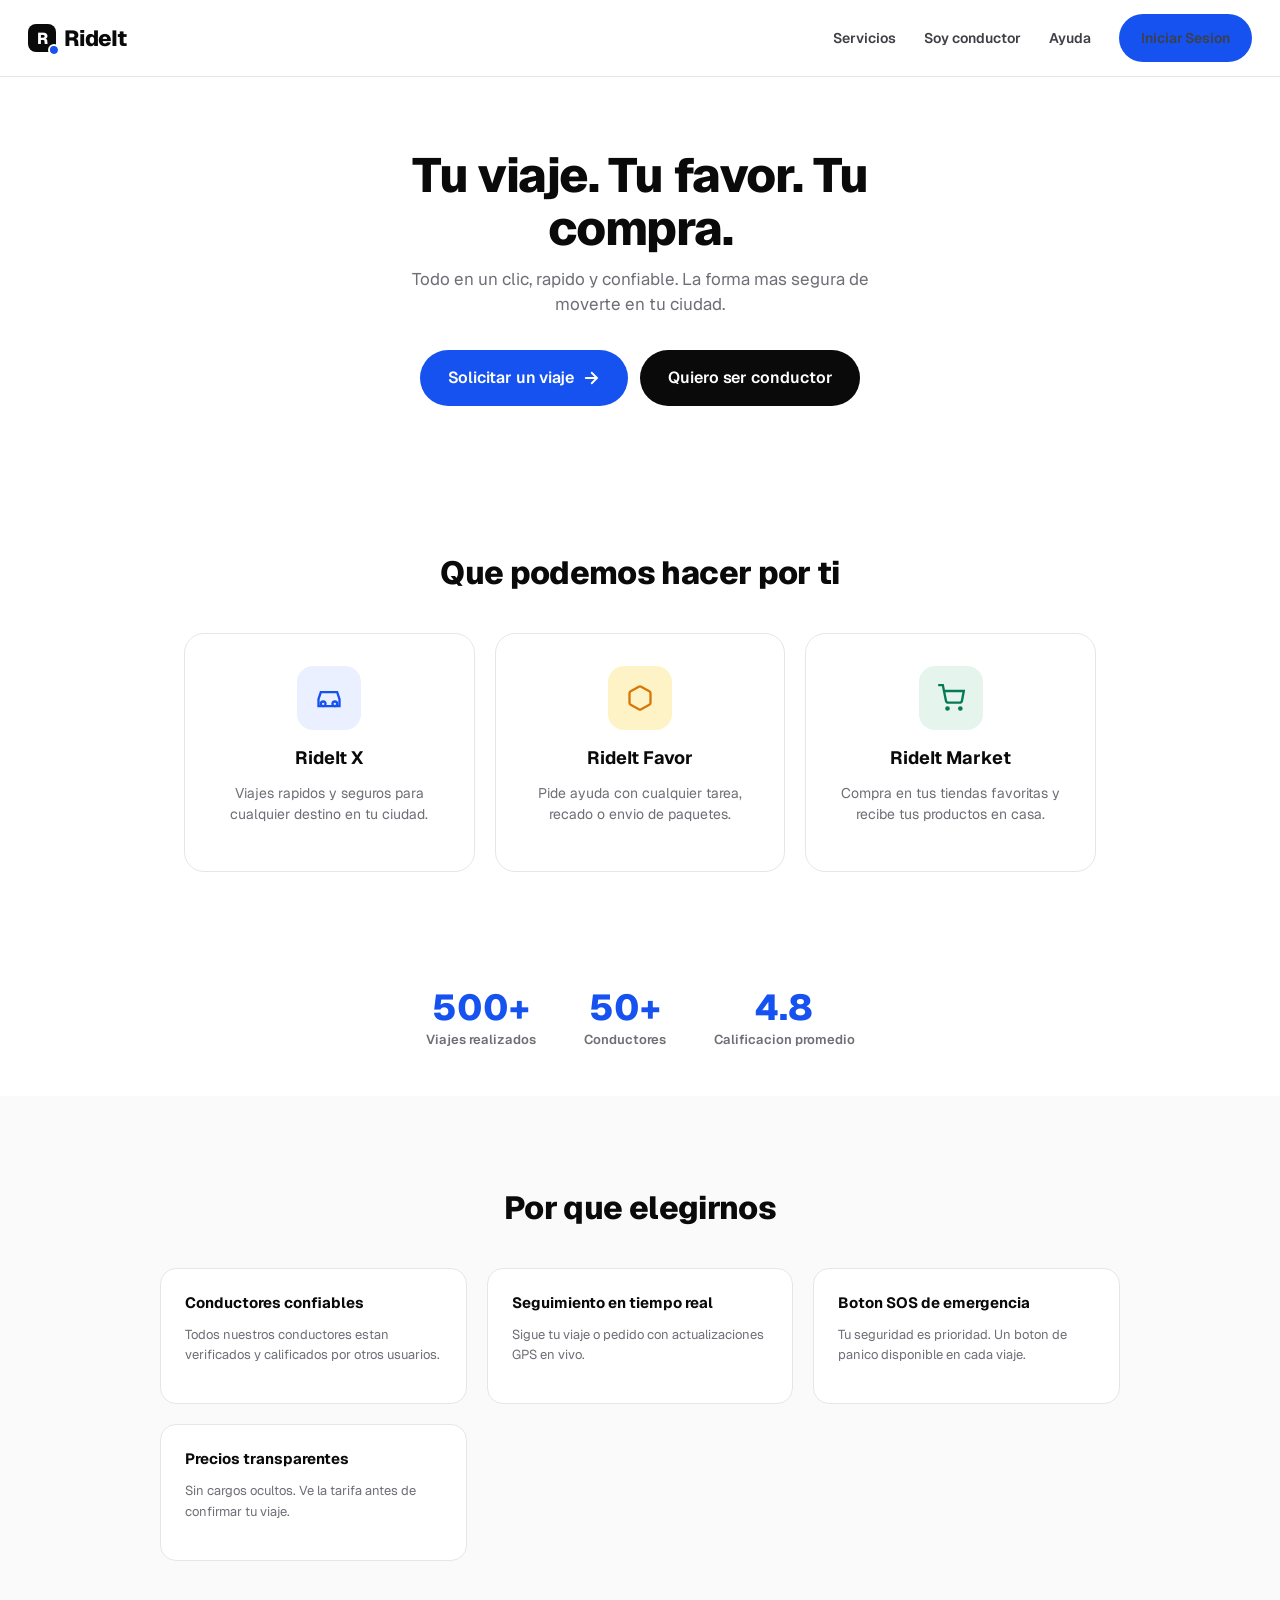
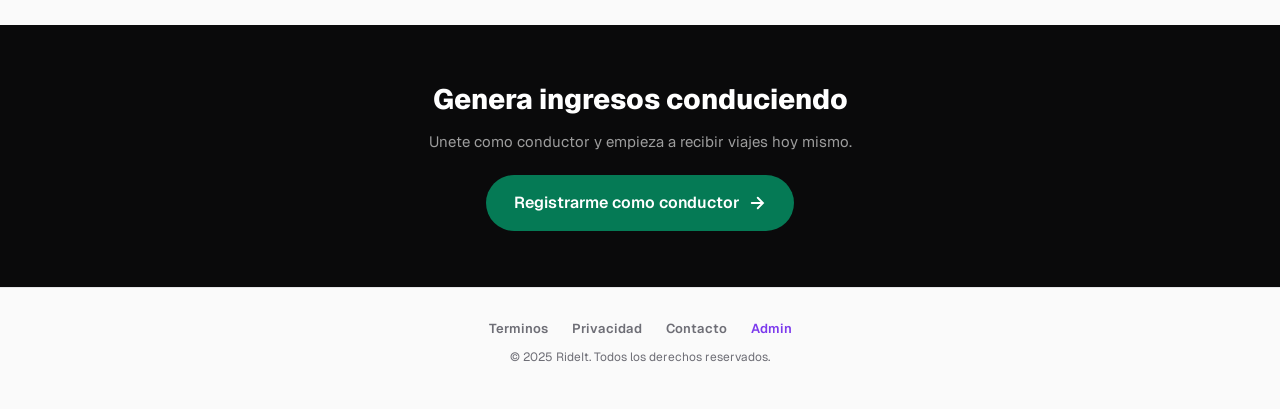
<file: htdocs/index.html>
﻿<!DOCTYPE html>
<html lang="es">
<head>
<meta charset="UTF-8">
<meta name="viewport" content="width=device-width,initial-scale=1,maximum-scale=1">
<title>RideIt - Tu viaje, tu favor, tu compra</title>
<link rel="stylesheet" href="brand.css">
<meta name="theme-color" content="#111">
<meta name="description" content="RideIt: viajes, favores y compras en un solo lugar. Seguro, rapido y facil.">
<style>
  body { background: #fff; }

  /* ── Nav ── */
  .landing-nav {
    position: sticky; top: 0; z-index: 100;
    display: flex; align-items: center; justify-content: space-between;
    padding: 14px 28px;
    background: rgba(255,255,255,.88);
    backdrop-filter: blur(16px); -webkit-backdrop-filter: blur(16px);
    border-bottom: 1px solid var(--ri-line);
  }
  .landing-nav__links { display: flex; align-items: center; gap: 28px; }
  .landing-nav__links a {
    font-size: 14px; font-weight: 600; color: var(--ri-ink-2);
    text-decoration: none; transition: color .2s;
  }
  .landing-nav__links a:hover { color: var(--ri-ink); }
  .mobile-menu-btn {
    display: none; background: none; border: none; cursor: pointer; color: var(--ri-ink); padding: 4px;
  }

  /* ── Hero ── */
  .hero {
    text-align: center; padding: 72px 24px 56px;
    background: linear-gradient(180deg, var(--ri-surface) 0%, #fff 100%);
  }
  .hero h1 {
    font-size: 48px; font-weight: 800; letter-spacing: -.03em;
    line-height: 1.1; margin: 0 0 12px; max-width: 600px; margin-left: auto; margin-right: auto;
  }
  .hero p { font-size: 17px; color: var(--ri-mute); max-width: 500px; margin: 0 auto 32px; line-height: 1.5; }
  .hero-btns { display: flex; justify-content: center; gap: 12px; flex-wrap: wrap; }

  /* ── Services ── */
  .section { padding: 64px 24px; max-width: 960px; margin: 0 auto; }
  .section-title {
    font-size: 32px; font-weight: 800; letter-spacing: -.02em;
    text-align: center; margin-bottom: 40px;
  }
  .services-grid { display: grid; grid-template-columns: repeat(auto-fit,minmax(260px,1fr)); gap: 20px; }
  .service-card {
    background: #fff; border: 1px solid var(--ri-line); border-radius: 20px;
    padding: 32px 24px; text-align: center;
    transition: transform .2s, box-shadow .2s;
  }
  .service-card:hover { transform: translateY(-4px); box-shadow: 0 12px 32px rgba(0,0,0,.08); }
  .service-card__icon {
    width: 64px; height: 64px; border-radius: 16px;
    display: flex; align-items: center; justify-content: center;
    margin: 0 auto 16px;
  }
  .service-card__icon--blue { background: var(--ri-blue-soft); color: var(--ri-blue); }
  .service-card__icon--amber { background: #fef3c7; color: #d97706; }
  .service-card__icon--green { background: var(--ri-green-soft); color: var(--ri-green); }
  .service-card h3 { font-size: 18px; font-weight: 700; margin: 0 0 6px; }
  .service-card p { font-size: 14px; color: var(--ri-mute); line-height: 1.5; }

  /* ── Benefits ── */
  .benefits { background: var(--ri-surface-2); padding: 64px 24px; }
  .benefits-grid { display: grid; grid-template-columns: repeat(auto-fit,minmax(240px,1fr)); gap: 20px; max-width: 960px; margin: 0 auto; }
  .benefit {
    background: #fff; border: 1px solid var(--ri-line); border-radius: 16px;
    padding: 24px;
  }
  .benefit h3 { font-size: 15px; font-weight: 700; margin: 0 0 6px; }
  .benefit p { font-size: 13px; color: var(--ri-mute); line-height: 1.6; }

  /* ── Conductor band ── */
  .conductor-band {
    background: var(--ri-ink); color: #fff;
    padding: 56px 24px; text-align: center;
  }
  .conductor-band h2 { font-size: 28px; font-weight: 800; margin: 0 0 8px; }
  .conductor-band p { font-size: 15px; color: rgba(255,255,255,.6); margin-bottom: 24px; }

  /* ── Stats ── */
  .stats-row {
    display: flex; justify-content: center; gap: 48px; flex-wrap: wrap;
    padding: 48px 24px; max-width: 700px; margin: 0 auto;
  }
  .stat-item { text-align: center; }
  .stat-item__val { font-size: 36px; font-weight: 800; color: var(--ri-blue); }
  .stat-item__label { font-size: 13px; color: var(--ri-mute); font-weight: 600; }

  /* ── Footer ── */
  .landing-footer {
    background: var(--ri-surface-2); border-top: 1px solid var(--ri-line);
    padding: 32px 24px; text-align: center;
  }
  .footer-links { display: flex; justify-content: center; gap: 24px; margin-bottom: 12px; flex-wrap: wrap; }
  .footer-links a { font-size: 13px; color: var(--ri-mute); text-decoration: none; font-weight: 600; }
  .footer-links a:hover { color: var(--ri-ink); }
  .footer-copy { font-size: 12px; color: var(--ri-mute); }

  /* ── Mobile nav overlay ── */
  .mobile-overlay {
    display: none; position: fixed; inset: 0; z-index: 200;
    background: rgba(0,0,0,.4); backdrop-filter: blur(4px);
  }
  .mobile-overlay.open { display: block; }
  .mobile-drawer {
    position: fixed; top: 0; right: 0; width: 280px; height: 100%;
    background: #fff; z-index: 201; padding: 28px 24px;
    transform: translateX(100%); transition: transform .3s;
    display: flex; flex-direction: column; gap: 20px;
  }
  .mobile-overlay.open .mobile-drawer { transform: translateX(0); }
  .mobile-drawer a {
    font-size: 16px; font-weight: 700; color: var(--ri-ink); text-decoration: none;
  }
  .mobile-drawer__close {
    align-self: flex-end; background: none; border: none; cursor: pointer; color: var(--ri-mute);
  }

  @media (max-width: 640px) {
    .landing-nav__links { display: none; }
    .mobile-menu-btn { display: block; }
    .hero h1 { font-size: 32px; }
    .hero p { font-size: 15px; }
    .section-title { font-size: 24px; }
    .stats-row { gap: 24px; }
    .stat-item__val { font-size: 28px; }
  }
</style>
</head>
<body>

<!-- Nav -->
<nav class="landing-nav">
  <a class="ri-logo" href="index.html" style="text-decoration:none">
    <span class="ri-logo__mark">R</span>
    <span>RideIt</span>
  </a>
  <div class="landing-nav__links">
    <a href="#services">Servicios</a>
    <a href="login_conductor.php">Soy conductor</a>
    <a href="help.php">Ayuda</a>
    <a href="login_pasajero.php" class="ri-btn ri-btn--sm ri-btn--blue">Iniciar Sesion</a>
  </div>
  <button class="mobile-menu-btn" onclick="document.getElementById('mobileMenu').classList.add('open')" aria-label="Menu">
    <svg width="24" height="24" viewBox="0 0 24 24" fill="none" stroke="currentColor" stroke-width="2"><line x1="3" y1="6" x2="21" y2="6"/><line x1="3" y1="12" x2="21" y2="12"/><line x1="3" y1="18" x2="21" y2="18"/></svg>
  </button>
</nav>

<!-- Mobile drawer -->
<div class="mobile-overlay" id="mobileMenu" onclick="this.classList.remove('open')">
  <div class="mobile-drawer" onclick="event.stopPropagation()">
    <button class="mobile-drawer__close" onclick="document.getElementById('mobileMenu').classList.remove('open')">
      <svg width="24" height="24" viewBox="0 0 24 24" fill="none" stroke="currentColor" stroke-width="2"><line x1="18" y1="6" x2="6" y2="18"/><line x1="6" y1="6" x2="18" y2="18"/></svg>
    </button>
    <a href="#services">Servicios</a>
    <a href="login_conductor.php">Soy conductor</a>
    <a href="help.php">Ayuda</a>
    <a href="login_pasajero.php" class="ri-btn ri-btn--blue ri-btn--block" style="margin-top:8px">Iniciar Sesion</a>
  </div>
</div>

<!-- Hero -->
<section class="hero">
  <h1>Tu viaje. Tu favor. Tu compra.</h1>
  <p>Todo en un clic, rapido y confiable. La forma mas segura de moverte en tu ciudad.</p>
  <div class="hero-btns">
    <a href="login_pasajero.php" class="ri-btn ri-btn--lg ri-btn--blue">
      Solicitar un viaje
      <svg width="18" height="18" viewBox="0 0 24 24" fill="none" stroke="currentColor" stroke-width="2.5" stroke-linecap="round"><path d="M5 12h14M13 5l7 7-7 7"/></svg>
    </a>
    <a href="registrocon.php" class="ri-btn ri-btn--lg">
      Quiero ser conductor
    </a>
  </div>
</section>

<!-- Services -->
<section class="section" id="services">
  <h2 class="section-title">Que podemos hacer por ti</h2>
  <div class="services-grid">
    <div class="service-card">
      <div class="service-card__icon service-card__icon--blue">
        <svg width="28" height="28" viewBox="0 0 24 24" fill="none" stroke="currentColor" stroke-width="2"><path d="M3 13l2-6h14l2 6v6H3v-6z"/><circle cx="7" cy="17" r="2"/><circle cx="17" cy="17" r="2"/></svg>
      </div>
      <h3>RideIt X</h3>
      <p>Viajes rapidos y seguros para cualquier destino en tu ciudad.</p>
    </div>
    <div class="service-card">
      <div class="service-card__icon service-card__icon--amber">
        <svg width="28" height="28" viewBox="0 0 24 24" fill="none" stroke="currentColor" stroke-width="2"><path d="M21 16V8a2 2 0 0 0-1-1.73l-7-4a2 2 0 0 0-2 0l-7 4A2 2 0 0 0 3 8v8a2 2 0 0 0 1 1.73l7 4a2 2 0 0 0 2 0l7-4A2 2 0 0 0 21 16z"/></svg>
      </div>
      <h3>RideIt Favor</h3>
      <p>Pide ayuda con cualquier tarea, recado o envio de paquetes.</p>
    </div>
    <div class="service-card">
      <div class="service-card__icon service-card__icon--green">
        <svg width="28" height="28" viewBox="0 0 24 24" fill="none" stroke="currentColor" stroke-width="2"><circle cx="9" cy="21" r="1"/><circle cx="20" cy="21" r="1"/><path d="M1 1h4l2.68 13.39a2 2 0 0 0 2 1.61h9.72a2 2 0 0 0 2-1.61L23 6H6"/></svg>
      </div>
      <h3>RideIt Market</h3>
      <p>Compra en tus tiendas favoritas y recibe tus productos en casa.</p>
    </div>
  </div>
</section>

<!-- Stats -->
<div class="stats-row">
  <div class="stat-item">
    <div class="stat-item__val">500+</div>
    <div class="stat-item__label">Viajes realizados</div>
  </div>
  <div class="stat-item">
    <div class="stat-item__val">50+</div>
    <div class="stat-item__label">Conductores</div>
  </div>
  <div class="stat-item">
    <div class="stat-item__val">4.8</div>
    <div class="stat-item__label">Calificacion promedio</div>
  </div>
</div>

<!-- Benefits -->
<section class="benefits">
  <h2 class="section-title">Por que elegirnos</h2>
  <div class="benefits-grid">
    <div class="benefit">
      <h3>Conductores confiables</h3>
      <p>Todos nuestros conductores estan verificados y calificados por otros usuarios.</p>
    </div>
    <div class="benefit">
      <h3>Seguimiento en tiempo real</h3>
      <p>Sigue tu viaje o pedido con actualizaciones GPS en vivo.</p>
    </div>
    <div class="benefit">
      <h3>Boton SOS de emergencia</h3>
      <p>Tu seguridad es prioridad. Un boton de panico disponible en cada viaje.</p>
    </div>
    <div class="benefit">
      <h3>Precios transparentes</h3>
      <p>Sin cargos ocultos. Ve la tarifa antes de confirmar tu viaje.</p>
    </div>
  </div>
</section>

<!-- Conductor band -->
<section class="conductor-band">
  <h2>Genera ingresos conduciendo</h2>
  <p>Unete como conductor y empieza a recibir viajes hoy mismo.</p>
  <a href="registrocon.php" class="ri-btn ri-btn--lg" style="--bg:var(--ri-green)">
    Registrarme como conductor
    <svg width="18" height="18" viewBox="0 0 24 24" fill="none" stroke="currentColor" stroke-width="2.5" stroke-linecap="round"><path d="M5 12h14M13 5l7 7-7 7"/></svg>
  </a>
</section>

<!-- Footer -->
<footer class="landing-footer">
  <div class="footer-links">
    <a href="terminos.php">Terminos</a>
    <a href="privacidad.php">Privacidad</a>
    <a href="help.php">Contacto</a>
    <a href="login_admin.php" style="color:#7c3aed">Admin</a>
  </div>
  <p class="footer-copy">&copy; 2025 RideIt. Todos los derechos reservados.</p>
</footer>

</body>
</html>
</file>
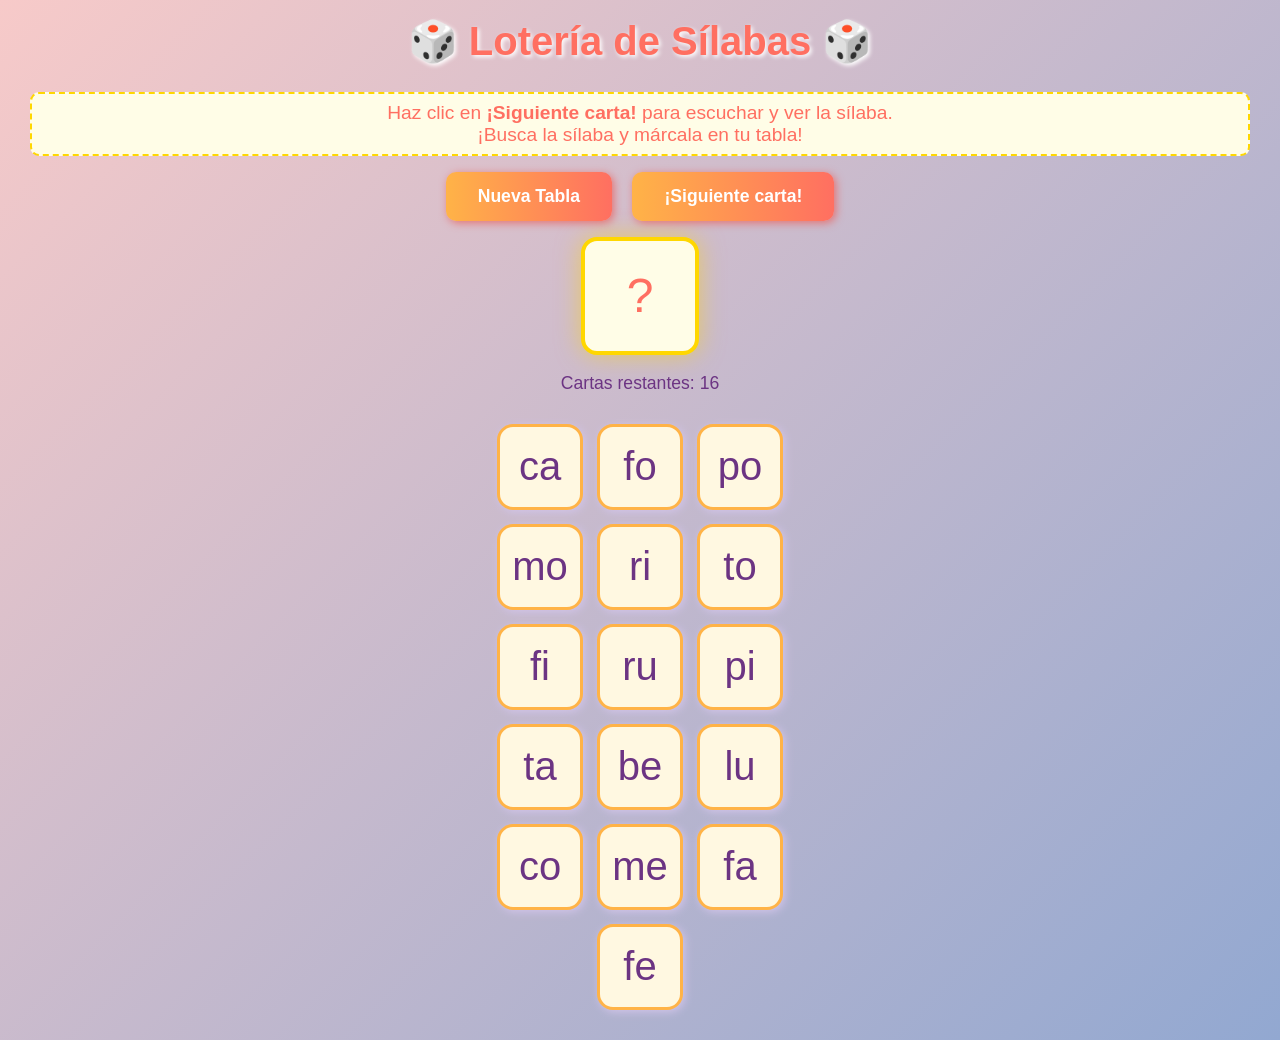
<file: htdocs/loteria.html>
<!DOCTYPE html>
<html lang="es">
<head>
    <meta charset="UTF-8">
    <title>Lotería de Sílabas Interactiva</title>
    <style>
        body { 
            font-family: Comic Sans MS, Arial, sans-serif;
            background: linear-gradient(135deg, #f7cac9 0%, #92a8d1 100%);
            margin: 0; min-height: 100vh;
        }
        h1 {
            text-align: center;
            color: #ff6f61;
            font-size: 2.5em;
            margin-top: 18px;
            text-shadow: 2px 2px 4px #fff;
        }
        #instrucciones {
            text-align: center;
            font-size: 1.2em;
            background: #fffde7;
            margin: 18px 30px 0 30px;
            padding: 8px 12px;
            border-radius: 9px;
            border: 2px dashed #ffd700;
            color: #ff6f61;
        }
        #tabla {
            display: flex;
            flex-wrap: wrap;
            justify-content: center;
            gap: 14px;
            margin: 30px 0;
            max-width: 370px;
            margin-left: auto;
            margin-right: auto;
        }
        .carta {
            width: 80px;
            height: 80px;
            background: #fff8e1;
            border: 3px solid #ffb347;
            border-radius: 16px;
            display: flex;
            align-items: center;
            justify-content: center;
            font-size: 2.5em;
            color: #6c3483;
            box-shadow: 2px 2px 8px #d1c4e9;
            cursor: pointer;
            user-select: none;
            transition: transform 0.15s, background 0.2s, box-shadow 0.2s;
            position: relative;
            overflow: hidden;
        }
        .carta.marcada {
            background: #81c784;
            color: #fff;
            animation: pop 0.3s;
            box-shadow: 0 0 16px #388e3c;
        }
        .carta.error {
            background: #e57373;
            color: #fff;
            animation: shake 0.25s;
        }
        @keyframes pop {
            0% { transform: scale(1); }
            60% { transform: scale(1.18); }
            100% { transform: scale(1); }
        }
        @keyframes shake {
            0% { transform: translateX(0);}
            25% { transform: translateX(-10px);}
            50% { transform: translateX(10px);}
            75% { transform: translateX(-10px);}
            100% { transform: translateX(0);}
        }
        #btnNueva, #btnLlamar {
            display: inline-block; 
            margin: 16px 8px; 
            background: linear-gradient(90deg, #ffb347, #ff6f61); 
            color: #fff; 
            border: none; 
            padding: 14px 32px; 
            border-radius: 10px; 
            font-size: 1.1em; 
            cursor: pointer; 
            font-weight: bold;
            box-shadow: 2px 2px 8px #e57373;
            transition: background 0.2s;
        }
        #btnNueva:hover, #btnLlamar:hover {
            background: linear-gradient(90deg,#ff6f61, #ffb347);
        }
        #panel-juego {
            text-align: center;
        }
        #carta-actual {
            margin: 0 auto 18px auto;
            background: #fffde7;
            border: 4px solid #ffd700;
            border-radius: 16px;
            width: 110px;
            height: 110px;
            display: flex;
            align-items: center;
            justify-content: center;
            font-size: 3em;
            color: #ff6f61;
            box-shadow: 0 0 24px #ffd70080;
        }
        #felicidades {
            display: none;
            font-size: 2.2em;
            color: #388e3c;
            text-align: center;
            margin-top: 20px;
            font-weight: bold;
            animation: felicidades-pop 1s infinite alternate;
        }
        @keyframes felicidades-pop {
            0% { transform: scale(1); color: #388e3c;}
            100% { transform: scale(1.07); color: #ffb347;}
        }
        #cartas-restantes {
            text-align: center;
            color: #6c3483;
            font-size: 1.1em;
            margin-bottom: 8px;
        }
    </style>
</head>
<body>
    <h1>🎲 Lotería de Sílabas 🎲</h1>
    <div id="instrucciones">
        Haz clic en <b>¡Siguiente carta!</b> para escuchar y ver la sílaba.<br>
        ¡Busca la sílaba y márcala en tu tabla!
    </div>
    <div style="text-align:center;">
        <button id="btnNueva">Nueva Tabla</button>
        <button id="btnLlamar">¡Siguiente carta!</button>
    </div>
    <div id="panel-juego">
        <div id="carta-actual">?</div>
        <div id="cartas-restantes"></div>
    </div>
    <div id="tabla"></div>
    <div id="felicidades">🎉 ¡LOTERÍA! 🎉<br>¡Eres un campeón!</div>

    <script>
        // Sílabas disponibles
        const silabas = [
            "ma", "me", "mi", "mo", "mu",
            "pa", "pe", "pi", "po", "pu",
            "sa", "se", "si", "so", "su",
            "la", "le", "li", "lo", "lu",
            "ta", "te", "ti", "to", "tu",
            "ca", "ce", "ci", "co", "cu",
            "ra", "re", "ri", "ro", "ru",
            "ba", "be", "bi", "bo", "bu",
            "fa", "fe", "fi", "fo", "fu"
        ];

        let tablaActual = [];
        let cartasPorLlamar = [];
        let cartaActual = null;
        let marcadas = 0;
        const TOTAL_CARTAS = 16;

        function hablaSilaba(texto) {
            if ('speechSynthesis' in window) {
                const utter = new SpeechSynthesisUtterance(texto);
                utter.lang = 'es-ES';
                utter.rate = 0.7;
                window.speechSynthesis.speak(utter);
            }
        }

        function mezclar(array) {
            return array.slice().sort(() => Math.random() - 0.5);
        }

        function generarTabla() {
            document.getElementById("felicidades").style.display = "none";
            marcadas = 0;
            cartaActual = null;
            // Selecciona 16 sílabas aleatorias para la tabla
            tablaActual = mezclar(silabas).slice(0, TOTAL_CARTAS);
            // Mezcla todas las sílabas para la "tómbola" (solo las de la tabla)
            cartasPorLlamar = mezclar(tablaActual);
            // Vacía panel de la carta y muestra "?"
            document.getElementById("carta-actual").textContent = "?";
            document.getElementById("cartas-restantes").textContent = `Cartas restantes: ${cartasPorLlamar.length}`;
            // Renderiza la tabla
            const tablaDiv = document.getElementById("tabla");
            tablaDiv.innerHTML = "";
            tablaActual.forEach((silaba, idx) => {
                let carta = document.createElement("div");
                carta.className = "carta";
                carta.textContent = silaba;
                carta.onclick = () => marcarCarta(carta, silaba);
                tablaDiv.appendChild(carta);
            });
        }

        function marcarCarta(carta, silaba) {
            if (carta.classList.contains("marcada")) return;
            if (cartaActual && silaba === cartaActual) {
                carta.classList.add("marcada");
                marcadas++;
                if (marcadas === TOTAL_CARTAS) mostrarFelicidades();
            } else {
                carta.classList.add("error");
                setTimeout(() => carta.classList.remove("error"), 400);
            }
        }

        function siguienteCarta() {
            if (cartasPorLlamar.length === 0) return;
            cartaActual = cartasPorLlamar.shift();
            document.getElementById("carta-actual").textContent = cartaActual;
            hablaSilaba(cartaActual);
            document.getElementById("cartas-restantes").textContent = `Cartas restantes: ${cartasPorLlamar.length}`;
        }

        function mostrarFelicidades() {
            document.getElementById("felicidades").style.display = "block";
            hablaSilaba("¡Lotería! ¡Eres un campeón!");
            lanzarConfeti();
        }

        // Confeti visual
        function lanzarConfeti() {
            for (let i = 0; i < 30; i++) {
                let confeti = document.createElement("div");
                confeti.style.position = "fixed";
                confeti.style.left = (Math.random() * 100) + "vw";
                confeti.style.top = "-40px";
                confeti.style.width = "18px";
                confeti.style.height = "18px";
                confeti.style.background = `hsl(${Math.random()*360},85%,70%)`;
                confeti.style.borderRadius = Math.random()>0.5 ? "50%" : "3px";
                confeti.style.opacity = "0.9";
                confeti.style.zIndex = 1000;
                confeti.style.transition = "top 2.5s cubic-bezier(.52,.01,.51,1)";
                document.body.appendChild(confeti);
                setTimeout(() => {
                    confeti.style.top = "100vh";
                }, 50);
                setTimeout(() => {
                    confeti.remove();
                }, 2700);
            }
        }

        document.getElementById("btnNueva").onclick = generarTabla;
        document.getElementById("btnLlamar").onclick = siguienteCarta;

        generarTabla();
    </script>
</body>
</html>
</file>
<file: htdocs/brand.css>
/* =========================================================
   RideIt — Sistema visual
   Inspirado en la claridad de Uber, con azul propio
   ========================================================= */

@import url('https://fonts.googleapis.com/css2?family=Geist:wght@400;500;600;700;800;900&family=Geist+Mono:wght@400;500&display=swap');

:root {
  /* Color tokens ---------------------------------------- */
  --ri-ink:        #0a0a0b;   /* casi negro, texto principal */
  --ri-ink-soft:   #1c1c1f;
  --ri-ink-2:      #3f3f46;   /* texto secundario */
  --ri-mute:       #6e6e76;   /* texto terciario */
  --ri-line:       #e6e6e8;   /* separadores */
  --ri-line-2:     #f1f1f3;
  --ri-surface:    #ffffff;
  --ri-surface-2:  #fafafa;
  --ri-surface-3:  #f5f5f7;

  --ri-blue:       #1652f0;   /* azul de marca */
  --ri-blue-deep:  #0b3bbf;
  --ri-blue-soft:  #eaf0ff;
  --ri-blue-ink:   #07215c;

  --ri-green:      #057a55;   /* éxito / disponible */
  --ri-green-soft: #e6f4ee;
  --ri-yellow:     #c79100;
  --ri-yellow-soft:#fef9e7;
  --ri-red:        #c4254a;   /* SOS / error */
  --ri-red-soft:   #fde7ec;

  /* Map tile colors used in inline SVG maps */
  --ri-map-bg:     #eef1f4;
  --ri-map-road:   #ffffff;
  --ri-map-park:   #dcebd7;
  --ri-map-water:  #c7dcec;

  /* Type --------------------------------------------------- */
  --ri-font: 'Geist', ui-sans-serif, system-ui, -apple-system, 'Helvetica Neue', Arial, sans-serif;
  --ri-mono: 'Geist Mono', ui-monospace, SFMono-Regular, Menlo, monospace;

  /* Radii / shadows --------------------------------------- */
  --ri-r-xs: 6px;
  --ri-r-sm: 10px;
  --ri-r-md: 14px;
  --ri-r-lg: 20px;
  --ri-r-xl: 28px;
  --ri-r-full: 999px;

  --ri-shadow-sm: 0 1px 2px rgba(10,10,11,.06), 0 1px 1px rgba(10,10,11,.04);
  --ri-shadow-md: 0 12px 28px -12px rgba(10,10,11,.18), 0 4px 8px -2px rgba(10,10,11,.06);
  --ri-shadow-lg: 0 30px 60px -24px rgba(10,10,11,.30), 0 10px 18px -6px rgba(10,10,11,.10);
}

/* Reset mínimo --------------------------------------------- */
*, *::before, *::after { box-sizing: border-box; }
html, body { margin: 0; padding: 0; }
body {
  font-family: var(--ri-font);
  color: var(--ri-ink);
  background: var(--ri-surface);
  -webkit-font-smoothing: antialiased;
  text-rendering: optimizeLegibility;
  font-feature-settings: "ss01", "cv11";
}

button { font-family: inherit; }

/* Tipografía utilitaria ----------------------------------- */
.ri-display {
  font-weight: 800;
  letter-spacing: -0.035em;
  line-height: 0.95;
}
.ri-h1 { font-size: 56px; font-weight: 800; letter-spacing: -0.03em; line-height: 1.03; }
.ri-h2 { font-size: 40px; font-weight: 700; letter-spacing: -0.025em; line-height: 1.05; }
.ri-h3 { font-size: 28px; font-weight: 700; letter-spacing: -0.02em; line-height: 1.1; }
.ri-h4 { font-size: 20px; font-weight: 600; letter-spacing: -0.01em; line-height: 1.2; }
.ri-body { font-size: 16px; line-height: 1.5; color: var(--ri-ink-2); }
.ri-small { font-size: 13px; line-height: 1.4; color: var(--ri-mute); }
.ri-eyebrow {
  font-size: 12px;
  font-weight: 600;
  letter-spacing: 0.12em;
  text-transform: uppercase;
  color: var(--ri-mute);
}

/* Botones ------------------------------------------------- */
.ri-btn {
  --bg: var(--ri-ink);
  --fg: #fff;
  display: inline-flex;
  align-items: center;
  justify-content: center;
  gap: 8px;
  height: 48px;
  padding: 0 22px;
  border-radius: var(--ri-r-full);
  background: var(--bg);
  color: var(--fg);
  font-weight: 600;
  font-size: 15px;
  letter-spacing: -0.005em;
  border: none;
  cursor: pointer;
  transition: transform .06s ease, background .15s ease, opacity .15s ease;
  text-decoration: none;
  white-space: nowrap;
}
.ri-btn:hover { opacity: .92; }
.ri-btn:active { transform: translateY(1px); }
.ri-btn--lg { height: 56px; padding: 0 28px; font-size: 16px; }
.ri-btn--blue { --bg: var(--ri-blue); }
.ri-btn--green { --bg: var(--ri-green); }
.ri-btn--red { --bg: var(--ri-red); }
.ri-btn--ghost {
  --bg: transparent;
  --fg: var(--ri-ink);
  border: 1.5px solid var(--ri-line);
}
.ri-btn--ghost:hover { background: var(--ri-surface-3); opacity: 1; }
.ri-btn--block { width: 100%; }

/* Chips / pills -------------------------------------------- */
.ri-chip {
  display: inline-flex;
  align-items: center;
  gap: 6px;
  height: 28px;
  padding: 0 12px;
  border-radius: var(--ri-r-full);
  background: var(--ri-surface-3);
  color: var(--ri-ink);
  font-size: 12.5px;
  font-weight: 500;
  border: 1px solid var(--ri-line);
}
.ri-chip--blue {
  background: var(--ri-blue-soft);
  color: var(--ri-blue-ink);
  border-color: transparent;
}
.ri-chip--green {
  background: var(--ri-green-soft);
  color: var(--ri-green);
  border-color: transparent;
}
.ri-chip--red {
  background: var(--ri-red-soft);
  color: var(--ri-red);
  border-color: transparent;
}
.ri-chip--yellow {
  background: var(--ri-yellow-soft);
  color: var(--ri-yellow);
  border-color: transparent;
}

/* Inputs --------------------------------------------------- */
.ri-input {
  display: flex;
  align-items: center;
  gap: 10px;
  height: 56px;
  padding: 0 18px;
  background: var(--ri-surface-3);
  border: 1.5px solid transparent;
  border-radius: var(--ri-r-md);
  font-size: 15px;
  color: var(--ri-ink);
  width: 100%;
  transition: border-color .15s ease, background .15s ease;
}
.ri-input:focus, .ri-input:focus-within {
  outline: none;
  background: var(--ri-surface);
  border-color: var(--ri-ink);
}
.ri-input input, .ri-input select, .ri-input textarea {
  border: none;
  background: transparent;
  outline: none;
  flex: 1;
  font: inherit;
  color: inherit;
}
.ri-input input::placeholder { color: var(--ri-mute); }

/* Cards --------------------------------------------------- */
.ri-card {
  background: var(--ri-surface);
  border: 1px solid var(--ri-line);
  border-radius: var(--ri-r-md);
  padding: 20px;
}
.ri-card--soft { background: var(--ri-surface-3); border-color: transparent; }

/* Logo lockup -------------------------------------------- */
.ri-logo {
  display: inline-flex;
  align-items: center;
  gap: 8px;
  font-weight: 800;
  font-size: 22px;
  letter-spacing: -0.03em;
  color: var(--ri-ink);
  text-decoration: none;
}
.ri-logo__mark {
  width: 28px;
  height: 28px;
  border-radius: 8px;
  background: var(--ri-ink);
  color: #fff;
  display: inline-flex;
  align-items: center;
  justify-content: center;
  font-weight: 800;
  font-size: 16px;
  letter-spacing: 0;
  position: relative;
}
.ri-logo__mark::after {
  content: "";
  position: absolute;
  right: -2px;
  bottom: -2px;
  width: 8px;
  height: 8px;
  border-radius: 50%;
  background: var(--ri-blue);
  outline: 2px solid var(--ri-surface);
}

/* Alerts / Notices ---------------------------------------- */
.ri-alert {
  padding: 14px 18px;
  border-radius: var(--ri-r-md);
  font-size: 14px;
  font-weight: 500;
  display: flex;
  align-items: center;
  gap: 10px;
}
.ri-alert--success { background: var(--ri-green-soft); color: var(--ri-green); }
.ri-alert--error { background: var(--ri-red-soft); color: var(--ri-red); }
.ri-alert--warning { background: var(--ri-yellow-soft); color: var(--ri-yellow); }
.ri-alert--info { background: var(--ri-blue-soft); color: var(--ri-blue-ink); }

/* Helpers ------------------------------------------------- */
.ri-row { display: flex; align-items: center; gap: 12px; }
.ri-stack { display: flex; flex-direction: column; gap: 12px; }
.ri-divider { height: 1px; background: var(--ri-line); border: 0; }

/* Scrollbar fino sin distraer */
.ri-scroll::-webkit-scrollbar { width: 10px; height: 10px; }
.ri-scroll::-webkit-scrollbar-thumb { background: #d6d6d9; border-radius: 999px; border: 2px solid #fff; }
.ri-scroll::-webkit-scrollbar-track { background: transparent; }

/* Page shell common --------------------------------------- */
.ri-page {
  max-width: 480px;
  margin: 0 auto;
  width: 100%;
  padding: 24px 28px 48px;
  min-height: 100vh;
  display: flex;
  flex-direction: column;
}
.ri-page--wide { max-width: 960px; }
.ri-page--full { max-width: 100%; }

/* Top navigation bar for inner pages ---------------------- */
.ri-topbar {
  display: flex;
  align-items: center;
  gap: 12px;
  margin-bottom: 24px;
  min-height: 44px;
}
.ri-topbar__back {
  width: 44px; height: 44px;
  border-radius: 50%;
  border: 1.5px solid var(--ri-line);
  background: var(--ri-surface);
  display: flex;
  align-items: center;
  justify-content: center;
  cursor: pointer;
  color: var(--ri-ink);
  text-decoration: none;
  flex: none;
}
.ri-topbar__back:hover { background: var(--ri-surface-3); }
.ri-topbar__title {
  font-size: 18px;
  font-weight: 700;
  letter-spacing: -0.01em;
  flex: 1;
}

/* Footer ------------------------------------------------- */
.ri-footer {
  text-align: center;
  font-size: 13px;
  color: var(--ri-mute);
  padding: 24px 20px;
  border-top: 1px solid var(--ri-line);
  margin-top: auto;
}
.ri-footer a { color: var(--ri-blue); text-decoration: none; font-weight: 500; }

/* Status badges ------------------------------------------ */
.ri-badge {
  display: inline-flex;
  align-items: center;
  gap: 4px;
  padding: 4px 10px;
  border-radius: var(--ri-r-full);
  font-size: 12px;
  font-weight: 600;
}
.ri-badge--green { background: var(--ri-green-soft); color: var(--ri-green); }
.ri-badge--yellow { background: var(--ri-yellow-soft); color: var(--ri-yellow); }
.ri-badge--red { background: var(--ri-red-soft); color: var(--ri-red); }
.ri-badge--blue { background: var(--ri-blue-soft); color: var(--ri-blue); }
.ri-badge--mute { background: var(--ri-surface-3); color: var(--ri-mute); }
</file>
